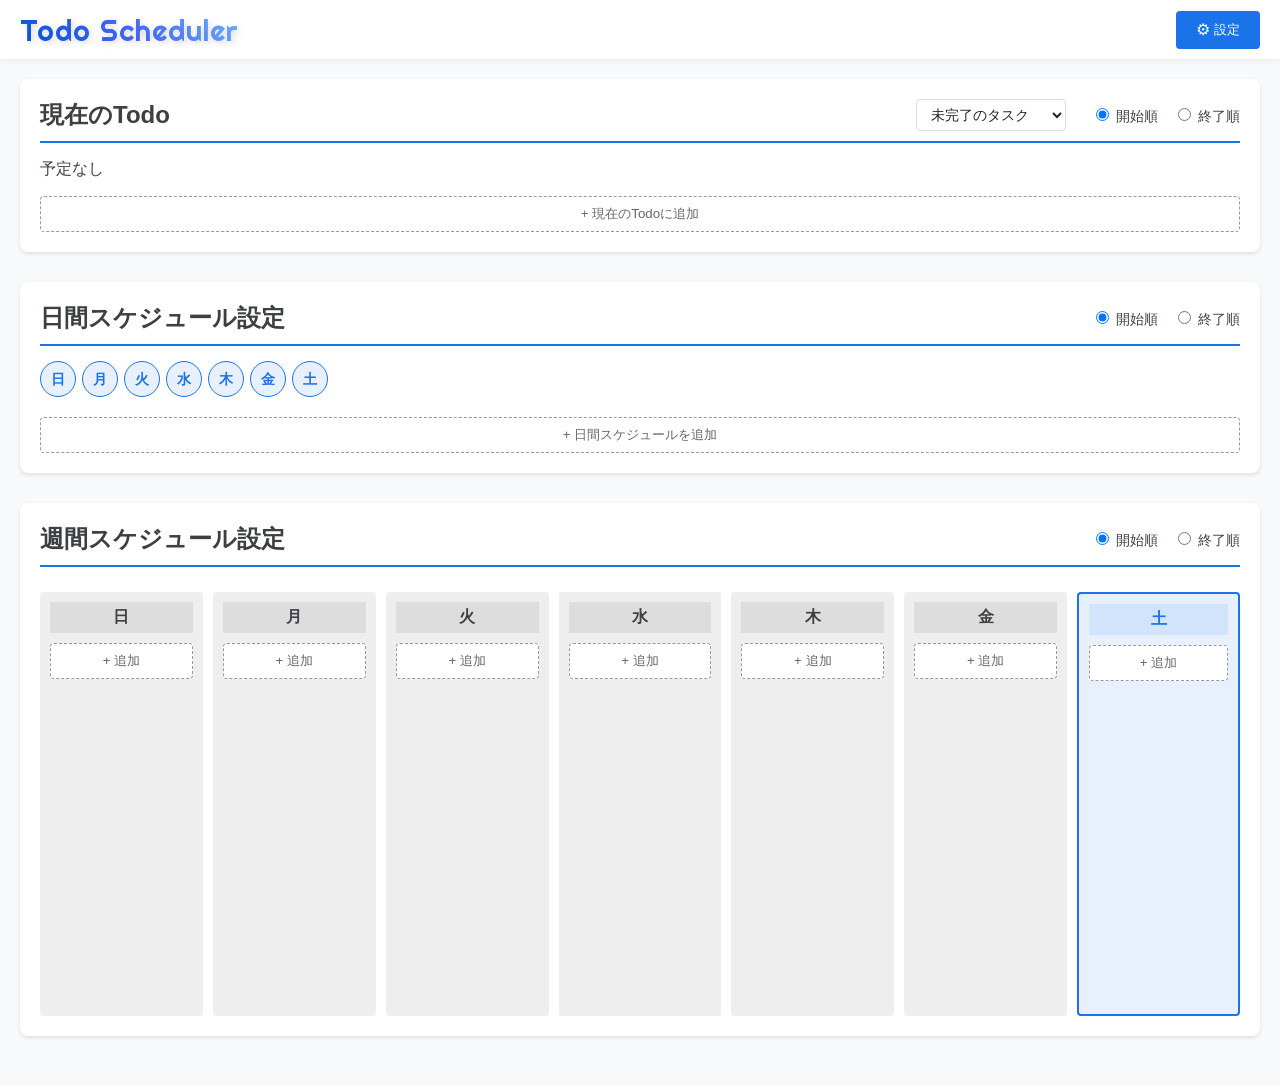
<file: docs/index.html>
<!DOCTYPE html>
<html lang="ja">
<head>
    <meta charset="UTF-8">
    <meta name="viewport" content="width=device-width, initial-scale=1.0">
    <title>Todo Scheduler</title>

    <link rel="icon" type="image/png" sizes="32x32" href="images/favicon.png">
    <link rel="apple-touch-icon" sizes="180x180" href="images/apple-touch-icon.png">

    <link rel="manifest" href="manifest.webmanifest">
    <meta name="theme-color" content="#1a73e8">

    <link rel="stylesheet" href="css/base.css">
    <link rel="stylesheet" href="css/toast.css">
    <link rel="stylesheet" href="css/modal.css">
    <link rel="stylesheet" href="css/components.css">

    <link rel="preconnect" href="https://fonts.googleapis.com">
    <link rel="preconnect" href="https://fonts.gstatic.com" crossorigin>
    <link href="https://fonts.googleapis.com/css2?family=Righteous&display=swap" rel="stylesheet">

    <style>
        /* ロゴ専用のリッチなグラデーションスタイル */
        .logo {
            font-family: 'Righteous', sans-serif;
            font-size: 1.8rem !important;
            font-weight: normal;
            background: linear-gradient(45deg, #0052D4, #4364F7, #6FB1FC);
            -webkit-background-clip: text;
            background-clip: text;
            -webkit-text-fill-color: transparent;
            letter-spacing: 1px;
            filter: drop-shadow(2px 2px 3px rgba(0, 0, 0, 0.15));
            margin-top: 2px;
        }

        /* レスポンシブ対応：画面幅が狭い場合、週間スケジュールを横並びから縦並びに変更する */
        @media (max-width: 950px) {
            .week-grid {
                display: flex !important;
                flex-direction: column !important;
                gap: 15px;
            }

                .week-grid .day-column {
                    min-height: auto !important;
                    padding-bottom: 10px;
                }
        }
    </style>
</head>
<body>

    <header>
        <div class="logo">Todo Scheduler</div>
        <div class="header-controls">
            <button id="notify-setup"><span class="gear-icon">⚙</span> 設定</button>
        </div>
    </header>

    <main>
        <section id="section-current">
            <div class="current-section">
                <div class="section-header">
                    <h2 id="current-section-title">現在のTodo</h2>
                    <select id="current-view-mode" style="margin-left: auto; margin-right: 15px; padding: 6px 10px; border-radius: 4px; border: 1px solid #dadce0; font-size: 0.9rem; cursor: pointer; color: #202124; background-color: #fff; font-family: inherit; width: 100%; max-width: 150px; min-width: 95px; flex: 1;">
                        <option value="incomplete">未完了のタスク</option>
                        <option value="completed">完了済みのタスク</option>
                    </select>
                    <div class="controls">
                        <label><input type="radio" name="sort-current" value="start" checked> 開始順</label>
                        <label><input type="radio" name="sort-current" value="end"> 終了順</label>
                    </div>
                </div>
                <div id="current-list"></div>
            </div>
        </section>

        <section id="section-daily">
            <div class="current-section">
                <div class="section-header">
                    <h2>日間スケジュール設定</h2>
                    <div class="controls">
                        <label><input type="radio" name="sort-daily" value="start" checked> 開始順</label>
                        <label><input type="radio" name="sort-daily" value="end"> 終了順</label>
                    </div>
                </div>
                
                <div style="display: flex; gap: 6px; margin-bottom: 15px;" id="daily-header-days">
                    <button class="day-btn" data-idx="0">日</button>
                    <button class="day-btn" data-idx="1">月</button>
                    <button class="day-btn" data-idx="2">火</button>
                    <button class="day-btn" data-idx="3">水</button>
                    <button class="day-btn" data-idx="4">木</button>
                    <button class="day-btn" data-idx="5">金</button>
                    <button class="day-btn" data-idx="6">土</button>
                </div>

                <div id="daily-list-container"></div>
            </div>
        </section>

        <section id="section-schedule">
            <div class="schedule-section">
                <div class="section-header">
                    <h2>週間スケジュール設定</h2>
                    <div class="controls">
                        <label><input type="radio" name="sort-week" value="start" checked> 開始順</label>
                        <label><input type="radio" name="sort-week" value="end"> 終了順</label>
                    </div>
                </div>
                <div class="week-grid" id="week-grid"></div>
            </div>
        </section>
    </main>

    <div id="todo-modal" class="modal-overlay">
        <div class="modal-content">
            <div style="display: flex; justify-content: space-between; align-items: center; margin-bottom: 15px;">
                <h3 id="modal-title" style="margin: 0;">Todoを設定</h3>
                <div id="time-error-msg" style="color: var(--danger-color, #ea4335); font-size: 0.75rem; line-height: 1.2; display: none; text-align: right; font-weight: bold;">
                    終了時間は開始時間よりも後に<br>設定する必要があります
                </div>
            </div>
            
            <div class="input-group">
                <label>Todo名 (最大30文字)</label>
                <input type="text" id="input-todo-name" placeholder="例：集中作業" maxlength="30">
            </div>
            
            <div class="time-picker-container">
                <div class="time-picker-block">
                    <label>開始時間</label>
                    <div class="wheel-wrapper">
                        <div class="wheel" id="start-hour"></div>
                        <span>:</span>
                        <div class="wheel" id="start-min"></div>
                    </div>
                </div>
                <div class="time-picker-block">
                    <label>終了時間</label>
                    <div class="wheel-wrapper">
                        <div class="wheel" id="end-hour"></div>
                        <span>:</span>
                        <div class="wheel" id="end-min"></div>
                    </div>
                </div>
            </div>
            
            <div class="input-group">
                <label>時間設定</label>
                <select id="input-has-time">
                    <option value="true">あり（期間指定）</option>
                    <option value="false">なし（開始のみ）</option>
                </select>
            </div>

            <div class="input-group" id="task-type-group">
                <label>タイプ</label>
                <select id="input-task-type">
                    <option value="duration">時間経過</option>
                    <option value="check">チェック</option>
                </select>
            </div>

            <div class="input-group" id="notify-override-group">
                <label>個別通知設定</label>
                <select id="input-notify-override">
                    <option value="default">デフォルト</option>
                    <option value="all">全て通知</option>
                    <option value="start">開始時のみ通知</option>
                    <option value="end">終了時のみ通知</option>
                    <option value="none">通知なし</option>
                </select>
            </div>
            
            <div class="input-group hidden" id="carry-over-group">
                <label style="display: flex; align-items: center; gap: 8px; cursor: pointer; font-weight: bold;">
                    <input type="checkbox" id="input-is-carry-over" style="width: auto;"> 翌日にタスクを持ち越す
                </label>
            </div>
            
            <div class="modal-actions">
                <button id="modal-cancel" class="secondary-btn">キャンセル</button>
                <button id="modal-save" class="primary-btn">保存する</button>
            </div>
        </div>
    </div> 
    
    <div id="day-copy-modal" class="modal-overlay">
        <div class="modal-content" style="width: 340px;">
            <h3>出現曜日の設定</h3>
            <div style="display: flex; justify-content: space-between; margin: 25px 0;" id="copy-day-buttons">
                <button class="day-btn" data-idx="0">日</button>
                <button class="day-btn" data-idx="1">月</button>
                <button class="day-btn" data-idx="2">火</button>
                <button class="day-btn" data-idx="3">水</button>
                <button class="day-btn" data-idx="4">木</button>
                <button class="day-btn" data-idx="5">金</button>
                <button class="day-btn" data-idx="6">土</button>
            </div>
            <div class="modal-actions">
                <button id="copy-cancel" class="secondary-btn">キャンセル</button>
                <button id="copy-save" class="primary-btn">保存する</button>
            </div>
        </div>
    </div>

    <div id="delete-modal" class="modal-overlay">
        <div class="modal-content" style="width: 350px;">
            <h3 style="color: var(--danger-color); margin-top: 0;">削除の確認</h3>
            <p style="margin-bottom: 12px; font-weight: bold; color: #202124;">本当にこのTodoを削除しますか？</p>
            <div id="delete-modal-info" style="background: #f1f3f4; padding: 12px; border-radius: 6px; font-size: 0.9rem; margin-bottom: 20px; color: #3c4043; line-height: 1.6; white-space: pre-wrap;"></div>
            <div class="modal-actions">
                <button id="delete-cancel" class="secondary-btn">キャンセル</button>
                <button id="delete-confirm" class="primary-btn" style="background: var(--danger-color);">削除する</button>
            </div>
        </div>
    </div>

    <div id="full-complete-modal" class="modal-overlay">
        <div class="modal-content" style="width: 350px;">
            <h3 style="color: var(--complete-text); margin-top: 0; font-weight: bold;">完全完了しますか？</h3>
            <div id="full-complete-modal-info" ...></div>
            <div class="modal-actions">
                <button id="full-complete-cancel" class="secondary-btn">キャンセル</button>
                <button id="full-complete-confirm" class="primary-btn" style="background: var(--complete-color); color: white; font-weight: bold;">完全完了</button>
            </div>
        </div>
    </div>

    <div id="all-full-complete-modal" class="modal-overlay">
        <div class="modal-content" style="width: 350px;">
            <h3 style="color: var(--complete-color); margin-top: 0; font-weight: bold;">全て完全完了しますか？</h3>
            <div id="all-full-complete-modal-info" style="background: #f1f3f4; padding: 12px; border-radius: 6px; font-size: 0.9rem; margin-bottom: 20px; color: #3c4043; line-height: 1.6; max-height: 200px; overflow-y: auto; white-space: pre-wrap;"></div>
            <div class="modal-actions">
                <button id="all-full-complete-cancel" class="secondary-btn">キャンセル</button>
                <button id="all-full-complete-confirm" class="primary-btn" style="background: var(--complete-color); color: white; font-weight: bold;">完全完了</button>
            </div>
        </div>
    </div>

    <div id="notify-settings-modal" class="modal-overlay">
        <div class="modal-content" style="width: 390px; max-height: 85vh; overflow-y: auto;">
            <h3 style="margin-top: 0; border-bottom: 1px solid #dadce0; padding-bottom: 10px; color: #202124;">
                <span class="gear-icon" style="font-size: 1.25em; vertical-align: -0.06em;">⚙</span> 設定
            </h3>
            
            <h4 class="setting-section-title">通知設定</h4>
            
            <div class="input-group" style="margin-bottom: 12px;">
                <div class="setting-switch-row">
                    <span class="setting-item-label">タスク開始時の通知</span>
                    <label class="toggle-switch">
                        <input type="checkbox" id="notify-start-toggle">
                        <span class="toggle-slider"></span>
                    </label>
                </div>
                <div style="display: flex; gap: 10px; align-items: center; margin-top: 5px;">
                    <select id="notify-start-sound" style="flex: 1;"></select>
                    <button id="btn-preview-start" class="secondary-btn" style="padding: 10px 15px; white-space: nowrap; font-size: 0.85rem;">▶ 試聴</button>
                </div>
            </div>

            <div class="input-group" style="margin-bottom: 15px;">
                <div class="setting-switch-row">
                    <span class="setting-item-label">タスク終了時の通知</span>
                    <label class="toggle-switch">
                        <input type="checkbox" id="notify-end-toggle">
                        <span class="toggle-slider"></span>
                    </label>
                </div>
                <div style="display: flex; gap: 10px; align-items: center; margin-top: 5px;">
                    <select id="notify-end-sound" style="flex: 1;"></select>
                    <button id="btn-preview-end" class="secondary-btn" style="padding: 10px 15px; white-space: nowrap; font-size: 0.85rem;">▶ 試聴</button>
                </div>
            </div>

            <div class="input-group" style="margin-bottom: 25px; border-bottom: 1px solid #dadce0; padding-bottom: 20px;">
                <label style="display: flex; justify-content: space-between; align-items: center; margin-bottom: 4px;">
                    <span class="setting-item-label">通知音量</span>
                    <span id="notify-volume-value" style="font-size: 0.85rem; color: #5f6368; font-weight: normal;">50%</span>
                </label>
                <div style="display: flex; align-items: center; gap: 10px; margin-top: 5px;">
                    <span style="font-size: 1.1rem; line-height: 1;">🔈</span>
                    <input type="range" id="notify-volume" min="0" max="100" step="1" style="flex: 1; cursor: pointer; height: 6px;">
                    <span style="font-size: 1.1rem; line-height: 1;">🔊</span>
                </div>
            </div>

            <h4 class="setting-section-title">タスク完了設定</h4>

            <div class="input-group" style="margin-bottom: 14px;">
                <div class="setting-switch-row">
                    <span class="setting-item-label">タスク完了時のエフェクト</span>
                    <label class="toggle-switch">
                        <input type="checkbox" id="complete-effect-toggle">
                        <span class="toggle-slider"></span>
                    </label>
                </div>
            </div>

            <div class="input-group" style="margin-bottom: 18px;">
                <div class="setting-switch-row">
                    <span class="setting-item-label">タスク完全完了時のエフェクト</span>
                    <label class="toggle-switch">
                        <input type="checkbox" id="full-complete-effect-toggle">
                        <span class="toggle-slider"></span>
                    </label>
                </div>
            </div>

            <div class="input-group" style="margin-bottom: 14px;">
                <div class="setting-switch-row">
                    <span class="setting-item-label">タスク完了時のサウンド</span>
                    <label class="toggle-switch">
                        <input type="checkbox" id="complete-sound-toggle">
                        <span class="toggle-slider"></span>
                    </label>
                </div>
                <div style="display: flex; gap: 10px; align-items: center; margin-top: 5px;">
                    <select id="complete-sound-type" style="flex: 1;"></select>
                    <button id="btn-preview-complete" class="secondary-btn" style="padding: 10px 15px; white-space: nowrap; font-size: 0.85rem;">▶ 試聴</button>
                </div>
            </div>

            <div class="input-group" style="margin-bottom: 15px;">
                <div class="setting-switch-row">
                    <span class="setting-item-label">タスク完全完了時のサウンド</span>
                    <label class="toggle-switch">
                        <input type="checkbox" id="full-complete-sound-toggle">
                        <span class="toggle-slider"></span>
                    </label>
                </div>
                <div style="display: flex; gap: 10px; align-items: center; margin-top: 5px;">
                    <select id="full-complete-sound-type" style="flex: 1;"></select>
                    <button id="btn-preview-full-complete" class="secondary-btn" style="padding: 10px 15px; white-space: nowrap; font-size: 0.85rem;">▶ 試聴</button>
                </div>
            </div>
            
            <div class="modal-actions" style="margin-top: 25px; border-top: 1px solid #dadce0; padding-top: 15px;">
                <button id="notify-cancel" class="secondary-btn">キャンセル</button>
                <button id="notify-save-btn" class="primary-btn">保存する</button>
            </div>
        </div>
    </div>

    <div id="toast-container"></div>

    <script src="script/store.js"></script>
    <script src="script/celebrationEngine.js"></script>
    <script src="script/celebrationScore.js"></script>
    <script src="script/soundManager.js"></script>
    
    <script src="script/renderer.js"></script>
    <script src="script/notifier.js"></script>
    <script src="script/effectManager.js"></script>
    
    <script src="script/todoModal.js"></script>
    <script src="script/dialogs.js"></script>
    <script src="script/settingsModal.js"></script>

    <script src="script/taskManager.js"></script>
    <script src="script/main.js"></script>
</body>
</html>
</file>
<file: docs/css/base.css>
:root {
    --primary-color: #1a73e8;
    --danger-color: #d93025;
    --complete-color: #6fbcf0;
    --bg-color: #f8f9fa;
    --card-bg: #ffffff;
}

body { 
    font-family: 'Segoe UI', 'Hiragino Kaku Gothic ProN', sans-serif; 
    background-color: var(--bg-color); 
    margin: 0; 
    padding: 0; 
    color: #3c4043;

    -webkit-user-select: none;
    user-select: none;
}

input, select, textarea {
    -webkit-user-select: text !important;
    user-select: text !important;
}

/* ============================
   Layout & Header (大改修：可変クリップ完全対応版)
   ============================ */
header {
    background: #fff; 
    display: flex; 
    justify-content: space-between; 
    align-items: center;
    padding: 10px 20px; 
    box-shadow: 0 2px 5px rgba(0,0,0,0.05); 
    margin-bottom: 20px;
    gap: 12px; /* 限界まで狭まった時のパーツ同士の衝突防止 */
}

.logo { 
    font-size: 1.1rem; 
    font-weight: bold; 
    color: var(--primary-color); 
    white-space: nowrap; /* ロゴの途中の改行を完全防止 */
    flex-shrink: 0;      /* 横幅が押し潰されるのを防止 */
}

.header-controls {
    display: flex;
    align-items: center;
    gap: 15px;
    min-width: 0;       /* 内部の可変縮小をブラウザに許可する指定 */
    flex: 1;
    justify-content: flex-end;
}

/* 縦並び(column)を撤廃し、最初から常に美しい横一列(row)をロック */
.global-sort-label {
    font-size: 0.9rem;
    color: #202124;      /* 上品な薄黒に統一 */
    display: flex;
    align-items: center;
    gap: 6px;
    white-space: nowrap; /* 「全体並び替え:」の文字自体の改行を完全ロック */
    min-width: 0;
    flex: 1;
    max-width: 230px;    /* 画面が広がりすぎた時の余計な拡大防止 */
    justify-content: flex-end;
}

/* 古いmin-width:150pxを廃止。縮む限界(min-width:85px)を設定し文字の自動クリップを実現 */
#global-sort-select {
    width: 100%;
    max-width: 140px;
    min-width: 85px;    /* スマホ幅で「個別設定に▼」となる限界値 */
    padding: 6px 10px;
    border-radius: 4px;
    border: 1px solid #dadce0;
    font-size: 0.9rem;
    cursor: pointer;
    color: #202124;
    background-color: #fff;
    font-family: inherit;
    box-sizing: border-box; /* パディングによる幅の計算バグを保護 */
}

/* 広い画面の時は、ゆったりと固定幅で表示させる */
@media (min-width: 600px) {
    #global-sort-select {
        width: 140px; 
    }
}

main { 
    padding: 0 20px 20px 20px; 
}

h2 { 
    border-bottom: 2px solid var(--primary-color); 
    padding-bottom: 10px; 
    margin-top: 0; 
}

.section-header {
    display: flex;
    justify-content: space-between;
    align-items: center;
    border-bottom: 2px solid var(--primary-color);
    padding-bottom: 10px;
    margin-bottom: 15px;
    gap: 10px;
}

.section-header h2 {
    border-bottom: none; 
    padding-bottom: 0;
    margin: 0;
    white-space: nowrap;
    flex-shrink: 0;
}

/* ★移行統合：「現在のTodo」の未完了/完了切り替えUIスタイル */
#current-view-mode {
    margin-left: auto;
    margin-right: 15px;
    padding: 6px 10px;
    border-radius: 4px;
    border: 1px solid #dadce0;
    font-size: 0.9rem;
    cursor: pointer;
    color: #202124;
    background-color: #fff;
    font-family: inherit;
    width: 100%;
    max-width: 150px;
    min-width: 95px;
    flex: 1;
    box-sizing: border-box;
}

.controls {
    display: flex;
    gap: 15px;
    font-size: 0.9rem;
    white-space: nowrap;
    flex-shrink: 0;
}

/* ============================
   Sections
   ============================ */
.current-section { 
    background: var(--card-bg); 
    padding: 20px; 
    border-radius: 8px; 
    box-shadow: 0 2px 4px rgba(0,0,0,0.1); 
    margin-bottom: 30px; 
}

.schedule-section { 
    background: var(--card-bg); 
    padding: 20px; 
    border-radius: 8px; 
    box-shadow: 0 2px 4px rgba(0,0,0,0.1); 
    margin-bottom: 30px; 
}

/* ============================
   スマホレイアウト調整
   ============================ */
@media (max-width: 600px) {
    html,
    body {
        width: 100%;
        max-width: 100%;
        overflow-x: hidden;
    }

    * {
        box-sizing: border-box;
    }

    body {
        min-width: 0;
    }

    header {
        width: 100%;
        padding: 10px 12px;
        gap: 8px;
    }

    .logo {
        min-width: 0;
        max-width: calc(100vw - 150px);
        overflow: hidden;
        text-overflow: ellipsis;
        white-space: nowrap;
        font-size: clamp(1.25rem, 7vw, 1.8rem) !important;
    }

    .header-controls {
        flex: 0 0 auto;
        min-width: auto;
        gap: 8px;
    }

    #notify-setup {
        white-space: nowrap;
        padding: 10px 16px;
    }

    main {
        width: 100%;
        max-width: 100%;
        padding: 0 10px 16px 10px;
        overflow-x: hidden;
    }

    .current-section,
    .schedule-section {
        width: 100%;
        max-width: 100%;
        padding: 16px 12px;
        margin-bottom: 24px;
        overflow: hidden;
    }

    .section-header {
        display: grid;
        grid-template-columns: 1fr;
        gap: 10px;
        align-items: start;
        width: 100%;
    }

        .section-header h2 {
            width: 100%;
            min-width: 0;
            white-space: normal;
            font-size: clamp(1.35rem, 7vw, 1.8rem);
            line-height: 1.25;
        }

    #current-view-mode {
        width: 100% !important;
        max-width: none !important;
        min-width: 0 !important;
        margin: 0 !important;
        flex: none !important;
    }

    .controls {
        width: 100%;
        min-width: 0;
        display: flex;
        justify-content: flex-start;
        gap: 16px;
        flex-shrink: 1;
        flex-wrap: wrap;
        font-size: 0.9rem;
        white-space: normal;
    }

        .controls label {
            white-space: nowrap;
        }

    .todo-action {
        justify-content: flex-start;
    }

    .todo-time {
        justify-content: start;
    }

    .week-grid {
        width: 100%;
        max-width: 100%;
    }

        .week-grid .day-column {
            width: 100%;
            max-width: 100%;
            min-width: 0;
            box-sizing: border-box;
        }

    #daily-header-days {
        flex-wrap: wrap;
    }

    .modal-content {
        width: calc(100vw - 32px) !important;
        max-width: 390px;
        box-sizing: border-box;
    }
}

/* ============================
   Visual Polish: 狭幅時のセクション見出しUI
   ============================ */
@media (max-width: 600px) {

    /*
       通常セクション：
       見出し　　　　　　　開始順
                            終了順
    */
    .section-header {
        display: grid !important;
        grid-template-columns: minmax(0, 1fr) auto !important;
        grid-template-areas:
            "title controls" !important;
        align-items: center !important;
        gap: 6px 10px !important;
        width: 100% !important;
    }

    /*
       現在のTodoだけ：
       見出し　　　　　　　開始順
                            終了順
       [未完了のタスク ▼]
    */
    #section-current .section-header {
        grid-template-areas:
            "title controls"
            "select select" !important;
    }

    .section-header h2 {
        grid-area: title !important;
        width: auto !important;
        min-width: 0 !important;
        white-space: nowrap !important;
        overflow: hidden !important;
        text-overflow: ellipsis !important;
        font-size: clamp(1.15rem, 5vw, 1.55rem) !important;
        line-height: 1.2 !important;
    }

    .section-header .controls {
        grid-area: controls !important;
        width: auto !important;
        min-width: 64px !important;
        display: grid !important;
        grid-template-columns: 1fr !important;
        gap: 3px !important;
        justify-items: start !important;
        align-self: center !important;
        font-size: clamp(0.75rem, 2.8vw, 0.85rem) !important;
        white-space: nowrap !important;
    }

        .section-header .controls label {
            white-space: nowrap !important;
            line-height: 1.15 !important;
        }

    #current-view-mode {
        grid-area: select !important;
        width: 100% !important;
        max-width: none !important;
        min-width: 0 !important;
        margin: 0 !important;
        flex: none !important;
    }
}

/* かなり狭い幅で、見出しとラジオがぶつかりそうな場合の微調整 */
@media (max-width: 360px) {
    .section-header {
        gap: 6px 8px !important;
    }

        .section-header h2 {
            font-size: 1.08rem !important;
        }

        .section-header .controls {
            font-size: 0.72rem !important;
            min-width: 58px !important;
        }
}
</file>
<file: docs/css/toast.css>
/* ============================
   Toast Notifications
   ============================ */
#toast-container {
    position: fixed;
    bottom: 20px;
    right: 20px;
    z-index: 9999;
    display: flex;
    flex-direction: column;
    gap: 10px;
}

.toast-item {
    background: white;
    border-left: 5px solid var(--primary-color);
    color: #333;
    padding: 15px 20px;
    border-radius: 8px;
    box-shadow: 0 4px 15px rgba(0,0,0,0.2);
    min-width: 280px;
    cursor: pointer;
    transition: transform 0.3s ease-in, opacity 0.3s ease-in, margin-top 0.3s;
    animation: slideIn 0.4s cubic-bezier(0.25, 0.46, 0.45, 0.94) both;
}

.toast-item.exit {
    animation: slideOut 0.3s ease-in forwards !important;
    opacity: 0;
}

.toast-item:hover {
    background: #f8f9fa;
    transform: scale(1.02);
}

@keyframes slideIn {
    0% { transform: translateX(100%); opacity: 0; }
    100% { transform: translateX(0); opacity: 1; }
}

@keyframes slideOut {
    0% { transform: translateX(0); opacity: 1; }
    100% { transform: translateX(120%); opacity: 0; }
}
</file>
<file: docs/css/modal.css>
/* ============================
   Modal & Forms
   ============================ */
.modal-overlay {
    position: fixed; 
    top: 0; 
    left: 0; 
    width: 100%; 
    height: 100%;
    background: rgba(0,0,0,0.5); 
    display: none; 
    justify-content: center; 
    align-items: center; 
    z-index: 1000;
}

.modal-content { 
    background: white; 
    padding: 24px; 
    border-radius: 12px; 
    width: 380px; 
    box-shadow: 0 10px 25px rgba(0,0,0,0.2); 
}

.modal-actions { 
    display: flex; 
    justify-content: flex-end; 
    gap: 10px; 
}

.input-group { 
    margin-bottom: 20px; 
}

.input-group label { 
    display: block; 
    margin-bottom: 8px; 
    font-weight: bold; 
}

.input-group input { 
    width: 100%; 
    padding: 10px; 
    border: 1px solid #dadce0; 
    border-radius: 4px; 
    box-sizing: border-box; 
    font-size: 1rem; 
}

select {
    width: 100%;
    padding: 10px;
    border: 1px solid #dadce0;
    border-radius: 4px;
    background: white;
    font-size: 1rem;
}

.hidden {
    display: none !important;
}

/* ============================
   Time Picker (Wheel)
   ============================ */
.time-picker-container { 
    display: flex; 
    justify-content: space-between; 
    margin-bottom: 24px; 
}

.time-picker-block.locked {
    pointer-events: none;
    opacity: 0.6;
    position: relative;
}

/* ★修正：デザインのノイズになっていた「固定」の青文字疑似要素を完全に遮断・抹殺 */
.time-picker-block.locked::after {
    display: none !important;
}

.wheel-wrapper { 
    display: flex; 
    align-items: center; 
    justify-content: center; 
    background: #f1f3f4; 
    border-radius: 8px; 
    padding: 10px; 
}

.wheel {
    height: 120px;
    width: 60px;
    overflow-y: auto;
    scroll-snap-type: y mandatory;
    scrollbar-width: none;
    position: relative;
    background-color: #f1f3f4;
    border-radius: 4px;
}

.wheel::-webkit-scrollbar { 
    display: none; 
}

.wheel div {
    height: 40px;
    line-height: 40px;
    scroll-snap-align: center;
    text-align: center;
    box-sizing: border-box;
}

.val-item {
    font-size: 1.1rem;
    color: #a0a5aa;
    transition: all 0.2s;
    cursor: pointer;
}

.val-item.selected {
    color: var(--primary-color);
    font-weight: bold;
    font-size: 1.4rem;
}

.spacer {
    pointer-events: none;
    height: 40px;
}

.setting-row {
    display: flex;
    gap: 15px;
    margin-bottom: 20px;
}

.setting-row .input-group {
    flex: 1;
    margin-bottom: 0;
}

/* ============================
   曜日設定モーダルのボタン
   ============================================== */
.day-btn {
    width: 36px;
    height: 36px;
    border-radius: 50%;
    border: 1px solid #dadce0;
    background-color: #ffffff;
    color: #5f6368;
    font-weight: bold;
    font-size: 0.9rem;
    cursor: pointer;
    
    display: flex;
    align-items: center;
    justify-content: center;
    line-height: 1;
    padding: 0;
    box-sizing: border-box;
    
    transition: background-color 0.2s, color 0.2s, border-color 0.2s;
}

.day-btn:hover {
    background-color: #f1f3f4;
}

.day-btn.active {
    background-color: #e8f0fe !important;
    border-color: var(--primary-color) !important;
    color: var(--primary-color) !important;
}

/* ==========================================================================
   ⚙ 設定モーダル専用：トグルスイッチ ＆ 洗練美レイアウト用追加スタイル
   ========================================================================== */

.gear-icon {
    font-size: 1.2em;
    display: inline-block;
    vertical-align: middle;
    line-height: 1;
}

.setting-section-title {
    margin: 20px 0 12px 0;
    color: #202124;
    font-size: 1.15rem;
    font-weight: bold;
}

.setting-switch-row {
    display: flex;
    justify-content: space-between;
    align-items: center;
    width: 100%;
}

.setting-item-label {
    font-size: 0.95rem;
    color: #202124;
    font-weight: normal !important;
}

.toggle-switch {
    position: relative;
    display: inline-block;
    width: 42px;
    height: 22px;
    cursor: pointer;
    flex-shrink: 0;
}

.toggle-switch input {
    opacity: 0;
    width: 0;
    height: 0;
}

.toggle-slider {
    position: absolute;
    top: 0; left: 0; right: 0; bottom: 0;
    background-color: #dadce0;
    transition: .25s cubic-bezier(0.4, 0, 0.2, 1);
    border-radius: 22px;
}

.toggle-slider:before {
    position: absolute;
    content: "";
    height: 16px;
    width: 16px;
    left: 3px;
    bottom: 3px;
    background-color: white;
    transition: .25s cubic-bezier(0.4, 0, 0.2, 1);
    border-radius: 50%;
    box-shadow: 0 1px 3px rgba(0,0,0,0.2);
}

.toggle-switch input:checked + .toggle-slider {
    background-color: #1a73e8;
}

.toggle-switch input:checked + .toggle-slider:before {
    transform: translateX(20px);
}

.toggle-switch input:disabled + .toggle-slider {
    background-color: #eeeeee;
    cursor: not-allowed;
    opacity: 0.6;
}
.toggle-switch input:disabled + .toggle-slider:before {
    box-shadow: none;
}
</file>
<file: docs/css/components.css>
/* ============================
   Todo Items & Grid
   ============================ */
.todo-item { 
    background: #e8f0fe; 
    margin: 5px 0; 
    padding: 10px 15px; 
    border-left: 5px solid var(--primary-color); 
    border-radius: 4px; 
    display: grid; 
    grid-template-columns: 85px 1fr 145px; 
    align-items: center; 
    gap: 15px; 
}

/* 完了済みタスクアイテム */
.todo-item.completed-item {
    grid-template-columns: 85px 1fr 145px; 
    border-left-color: var(--complete-color);
    background: #f8f9fa;
}

.todo-item.completed-item.overdue-completed {
    background-color: #f8f9fa;
    border-left-color: var(--danger-color);
}

.todo-item.overdue {
    background-color: #fce8e6;
    border-left-color: var(--danger-color);
}

.todo-action {
    display: flex;
    justify-content: flex-start;
}

.check-btn {
    background-color: #ffffff;
    color: #3c4043;
    border: 1px solid #3c4043;
    padding: 7px 11px;
    border-radius: 6px;
    cursor: pointer;
    font-size: 0.85rem;
    font-weight: bold;
    width: 100%;
    transition: background-color 0.2s ease, color 0.2s ease;
    box-shadow: 0 1px 3px #3c40431d;
}

.check-btn:hover {
    background-color: #7ac5f7;
    color: #ffffff
}

.todo-name {
    font-weight: bold;
    color: #202124;
    white-space: nowrap;
    overflow: hidden;
    text-overflow: ellipsis;
}

.todo-time {
    display: grid;
    grid-template-columns: 50px 20px 50px;
    align-items: center;
    font-size: 0.85rem;
    color: #5f6368;
    justify-content: end; 
}

.time-start { text-align: right !important; }
.time-end { text-align: left !important; }

.time-sep {
    font-size: 0.5rem;
}

.todo-time span {
    text-align: center;
}

.todo-badge {
    font-size: 0.8rem;
    padding: 5px 0;
    border-radius: 4px;
    text-align: center;
    font-weight: bold;
    width: 100%;
    -webkit-user-select: none;
    user-select: none;
}
.todo-badge.badge-blue {
    color: #1a73e8;
    background: #e8f0fe;
}
.todo-badge.badge-red {
    color: var(--danger-color);
    background: #fce8e6;
}

/* 時間内完了タスク用の新バッジ */
.todo-badge.badge-green {
color: #2a81d4;
    background: #eef6ff;
}

.week-grid {
    display: grid; 
    grid-template-columns: repeat(7, 1fr); 
    gap: 10px; 
    padding-top: 10px;
    width: 100%; 
}

.day-column { 
    background: #eee; 
    border-radius: 4px; 
    padding: 10px; 
    min-height: 400px; 
    min-width: 0; 
}

.day-column.current-day-column {
    background-color: #e8f0fe;
    border: 2px solid var(--primary-color);
    transition: background-color 0.3s;
}

.day-header {
    text-align: center;
    font-weight: bold;
    margin-bottom: 10px;
    padding: 5px;
    background: #ddd;
}

.day-column.current-day-column .day-header {
    background-color: #d2e3fc;
    color: var(--primary-color);
    font-weight: bold;
}

.saved-todo {
    background: white;
    margin-bottom: 8px;
    padding: 8px;
    border-radius: 4px;
    font-size: 0.9em;
    position: relative;
    box-shadow: 0 1px 2px rgba(0,0,0,0.1);
}

.daily-todo-row {
    background: #ffffff;
    margin: 6px 0;
    padding: 10px 15px;
    border: 1px solid #dadce0;
    border-radius: 6px;
    display: grid;
    grid-template-columns: 85px 1fr 110px 30px; 
    align-items: center;
    gap: 15px;
    position: relative;
    box-shadow: 0 1px 2px rgba(0,0,0,0.05);
}

.daily-todo-name {
    font-weight: bold;
    color: #202124;
    white-space: nowrap;
    overflow: hidden;
    text-overflow: ellipsis; 
}

.daily-todo-time {
    font-size: 0.85rem;
    color: #5f6368;
    text-align: right;
    padding-right: 5px;
}

.daily-todo-type {
    font-size: 0.8rem;
    color: var(--primary-color);
    background: #e8f0fe;
    padding: 5px 0;
    border-radius: 4px;
    text-align: center;
    font-weight: bold;
}

/* ============================
   Buttons & Dropdowns
   ============================ */
.menu-dots { 
    cursor: pointer; 
    float: right; 
    color: #70757a; 
    padding: 8px 10px;   
    margin: -8px -10px;  
    display: block;      
    -webkit-user-select: none; 
    user-select: none;         
}

.dropdown { 
    position: absolute; 
    right: 0; 
    top: 25px; 
    background: white; 
    border: 1px solid #ccc; 
    z-index: 10; 
    display: none; 
    box-shadow: 0 2px 10px rgba(0,0,0,0.2); 
    white-space: nowrap;
    min-width: 90px;
    border-radius: 4px;
}

.dropdown button { 
    display: block; 
    width: 100%; 
    border: none; 
    padding: 8px 15px; 
    text-align: left; 
    cursor: pointer; 
    background: none; 
    font-size: 0.9rem;
}

.dropdown button:hover {
    background-color: #f1f3f4;
}

.delete-btn { 
    color: var(--danger-color); 
    font-weight: bold; 
}

.add-btn { 
    width: 100%; 
    padding: 8px; 
    cursor: pointer; 
    background: #fff; 
    border: 1px dashed #999; 
    border-radius: 4px; 
    color: #666; 
}

.primary-btn { 
    background: var(--primary-color); 
    color: white; 
    border: none; 
    padding: 10px 20px; 
    border-radius: 4px; 
    cursor: pointer; 
}

.secondary-btn { 
    background: #fff; 
    border: 1px solid #dadce0; 
    padding: 10px 20px; 
    border-radius: 4px; 
    cursor: pointer; 
}

#notify-setup { 
    background: var(--primary-color); 
    color: white; 
    border: none; 
    padding: 10px 20px; 
    border-radius: 4px; 
    cursor: pointer; 
    white-space: nowrap; 
}

/* ============================
   スマホ幅レイアウト：タスク名の長さ・タイプに応じて配置変更
   600px以下で適用
   ============================ */
@media (max-width: 600px) {

    /* ==================================================
       現在のTodo / 完了したTodo 共通
       ================================================== */

    .todo-item,
    .todo-item.completed-item {
        display: grid !important;
        gap: 8px 10px !important;
        align-items: center !important;
        padding: 10px 12px !important;
    }

        /*
       チェックタイプ / 完了済み：
       [完了ボタン or バッジ]
       タスク名　時間　⋮
    */
        .todo-item.has-action.short-name {
            grid-template-columns: minmax(0, 1fr) auto 34px !important;
            grid-template-areas:
                "action action action"
                "name   time   menu" !important;
        }

        /*
       チェックタイプ / 完了済みで長い名前：
       [完了ボタン or バッジ]
       長いタスク名…
       時間　　　　　　　　　⋮
    */
        .todo-item.has-action.long-name {
            grid-template-columns: minmax(0, 1fr) auto 34px !important;
            grid-template-areas:
                "action action action"
                "name   name   name"
                "time   .      menu" !important;
        }

        /*
       時間経過タイプ：
       タスク名　時間　⋮
       ※左の空欄を消す
    */
        .todo-item.no-action.short-name {
            grid-template-columns: minmax(0, 1fr) auto 34px !important;
            grid-template-areas:
                "name time menu" !important;
        }

        /*
       時間経過タイプで長い名前：
       長いタスク名…
       時間　　　　　　　　　⋮
    */
        .todo-item.no-action.long-name {
            grid-template-columns: minmax(0, 1fr) auto 34px !important;
            grid-template-areas:
                "name name name"
                "time .    menu" !important;
        }

        /* 左上：完了ボタン / 完了済み時間バッジ */
        .todo-item > .todo-action {
            grid-area: action !important;
            min-width: 0 !important;
            width: fit-content !important;
            max-width: 160px !important;
            display: flex !important;
            justify-content: flex-start !important;
        }

        /* 時間経過タイプでは空の左エリアを消す */
        .todo-item.no-action > .todo-action {
            display: none !important;
        }

        .todo-item .check-btn,
        .todo-item .todo-badge {
            width: auto !important;
            min-width: 88px !important;
            max-width: 160px !important;
            box-sizing: border-box !important;
            white-space: nowrap !important;
            overflow: hidden !important;
            text-overflow: ellipsis !important;
            padding-left: 14px !important;
            padding-right: 14px !important;
        }

        /* タスク名 */
        .todo-item > .todo-name {
            grid-area: name !important;
            min-width: 0 !important;
            max-width: 100% !important;
            white-space: nowrap !important;
            overflow: hidden !important;
            text-overflow: ellipsis !important;
            font-size: 1rem !important;
        }

        /*
       3つ目のdivの中に「時間」と「⋮」が入っているため、
       親divをレイアウト上消して、中身をgridに直接参加させる
    */
        .todo-item > div:nth-child(3) {
            display: contents !important;
        }

            /* 時間表示 */
            .todo-item > div:nth-child(3) .todo-time {
                grid-area: time !important;
                display: flex !important;
                grid-template-columns: none !important;
                align-items: center !important;
                gap: 4px !important;
                min-width: 0 !important;
                width: auto !important;
                white-space: nowrap !important;
                font-size: 0.9rem !important;
                color: #5f6368 !important;
            }

        /* 短い名前では時間を右寄せ */
        .todo-item.short-name > div:nth-child(3) .todo-time {
            justify-self: end !important;
            justify-content: flex-end !important;
        }

        /* 長い名前で改行した時だけ、時間を左寄せ */
        .todo-item.long-name > div:nth-child(3) .todo-time {
            justify-self: start !important;
            justify-content: flex-start !important;
        }

        .todo-item .time-start,
        .todo-item .time-end,
        .todo-item .time-sep {
            text-align: left !important;
        }

        .todo-item .time-sep {
            font-size: 0.75rem !important;
        }

        /* ⋮メニュー */
        .todo-item > div:nth-child(3) > div:last-child {
            grid-area: menu !important;
            position: relative !important;
            width: 34px !important;
            min-width: 34px !important;
            text-align: right !important;
            justify-self: end !important;
        }

        .todo-item .menu-dots {
            float: none !important;
            display: inline-flex !important;
            align-items: center !important;
            justify-content: center !important;
            padding: 8px 10px !important;
            margin: -8px -10px !important;
        }


    /* ==================================================
       日間スケジュール
       ================================================== */

    /*
       短い名前：
       [時間経過]
       タスク名　時間　⋮
    */
    .daily-todo-row.short-name {
        display: grid !important;
        grid-template-columns: minmax(0, 1fr) auto 34px !important;
        grid-template-areas:
            "type type type"
            "name time menu" !important;
        gap: 8px 10px !important;
        align-items: center !important;
        padding: 10px 12px !important;
    }

    /*
       長い名前：
       [時間経過]
       長いタスク名…
       時間　　　　　　　　⋮
    */
    .daily-todo-row.long-name {
        display: grid !important;
        grid-template-columns: minmax(0, 1fr) auto 34px !important;
        grid-template-areas:
            "type type type"
            "name name name"
            "time .    menu" !important;
        gap: 8px 10px !important;
        align-items: center !important;
        padding: 10px 12px !important;
    }

    .daily-todo-type {
        grid-area: type !important;
        justify-self: start !important;
        min-width: 88px !important;
        max-width: 160px !important;
        width: auto !important;
        box-sizing: border-box !important;
        white-space: nowrap !important;
        overflow: hidden !important;
        text-overflow: ellipsis !important;
        padding-left: 14px !important;
        padding-right: 14px !important;
        font-size: 0.8rem !important;
    }

    .daily-todo-name {
        grid-area: name !important;
        min-width: 0 !important;
        max-width: 100% !important;
        white-space: nowrap !important;
        overflow: hidden !important;
        text-overflow: ellipsis !important;
        font-size: 1rem !important;
    }

    .daily-todo-time {
        grid-area: time !important;
        min-width: 0 !important;
        width: auto !important;
        padding-right: 0 !important;
        white-space: nowrap !important;
        font-size: 0.9rem !important;
        color: #5f6368 !important;
    }

    .daily-todo-row.short-name .daily-todo-time {
        justify-self: end !important;
        text-align: right !important;
    }

    .daily-todo-row.long-name .daily-todo-time {
        justify-self: start !important;
        text-align: left !important;
    }

    .daily-todo-row > div:nth-child(4) {
        grid-area: menu !important;
        position: relative !important;
        width: 34px !important;
        min-width: 34px !important;
        text-align: right !important;
        justify-self: end !important;
    }

    .daily-todo-row .menu-dots {
        float: none !important;
        display: inline-flex !important;
        align-items: center !important;
        justify-content: center !important;
        padding: 8px 10px !important;
        margin: -8px -10px !important;
    }
}

/* ============================
   ドロップダウンメニューの欠け対策
   親カードの外にはみ出したメニューを切り取らない
   ============================ */

.current-section,
.schedule-section,
#current-list,
#daily-list-container,
.week-grid,
.day-column {
    overflow: visible !important;
}

.todo-item,
.daily-todo-row,
.saved-todo {
    position: relative;
    overflow: visible !important;
    z-index: 1;
}

    .todo-item:has(.dropdown[style*="block"]),
    .daily-todo-row:has(.dropdown[style*="block"]),
    .saved-todo:has(.dropdown[style*="block"]) {
        z-index: 100;
    }

.dropdown {
    z-index: 9999 !important;
}
</file>
